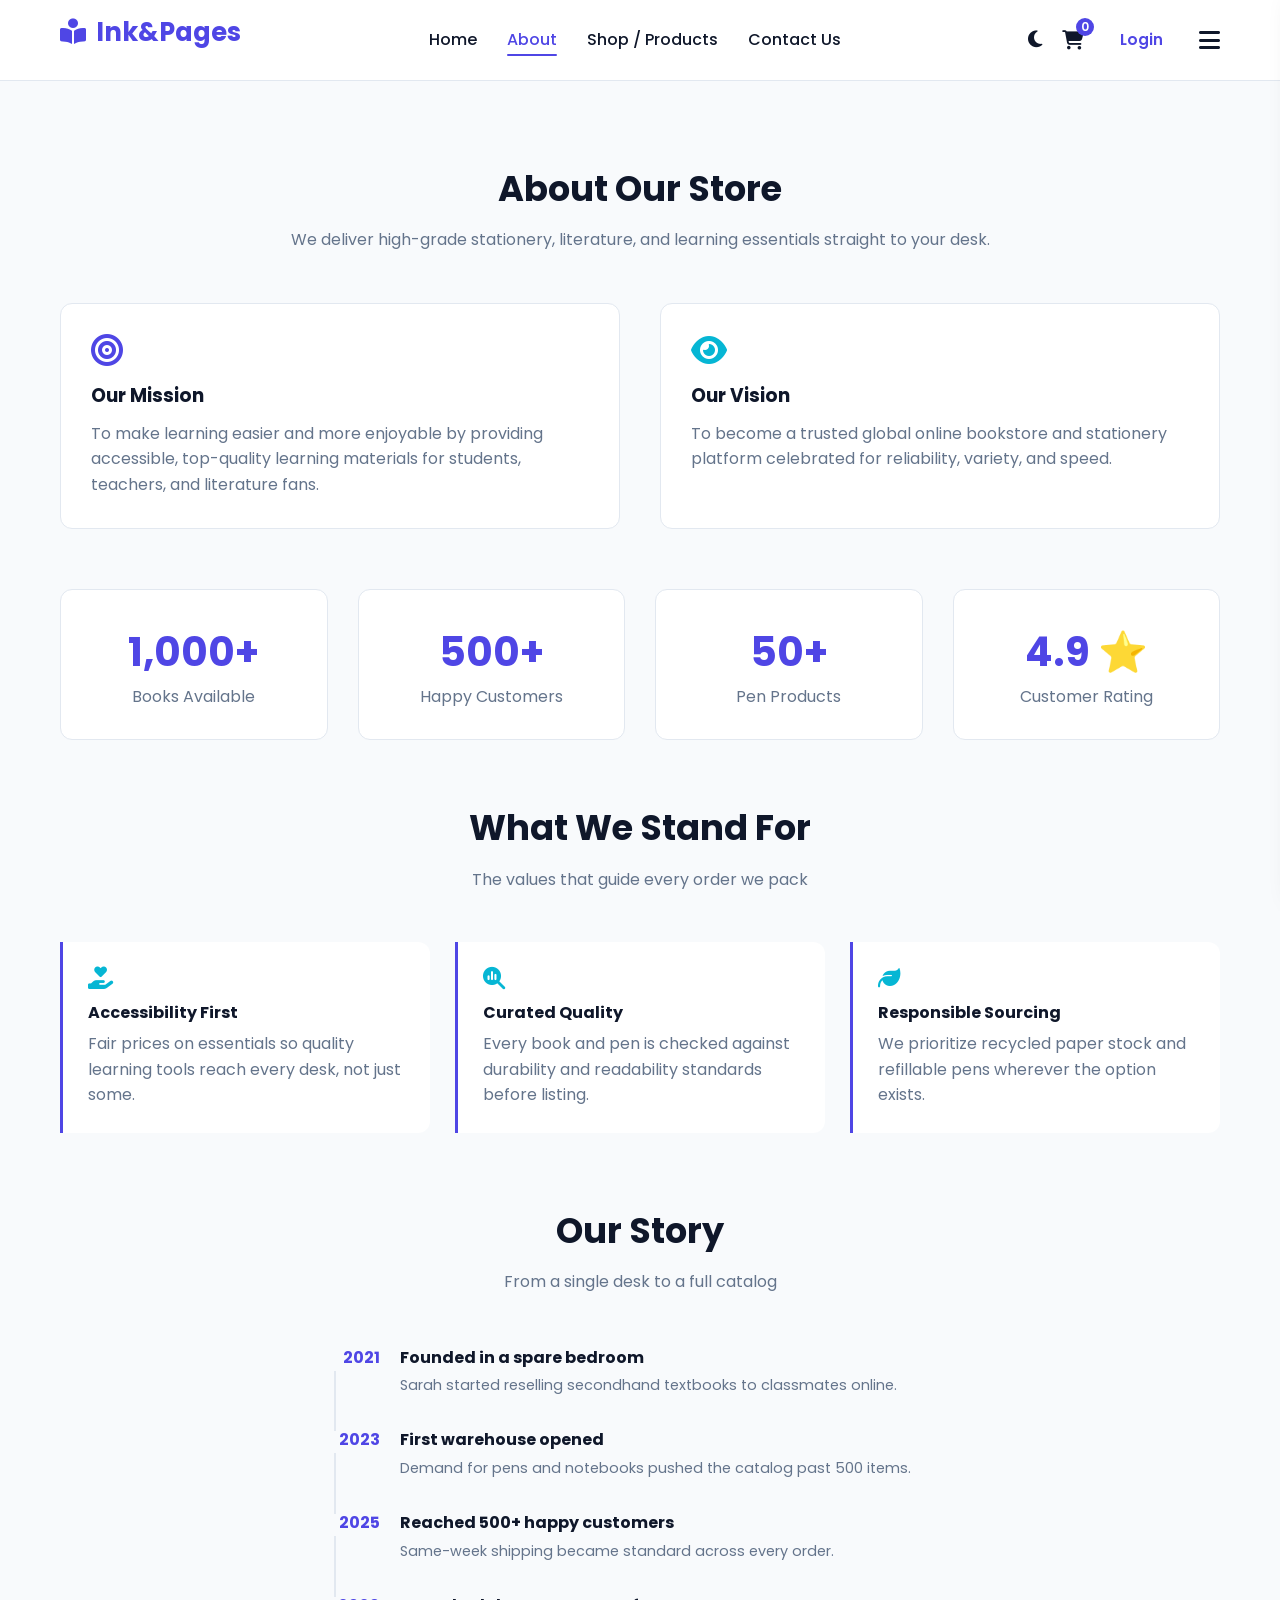
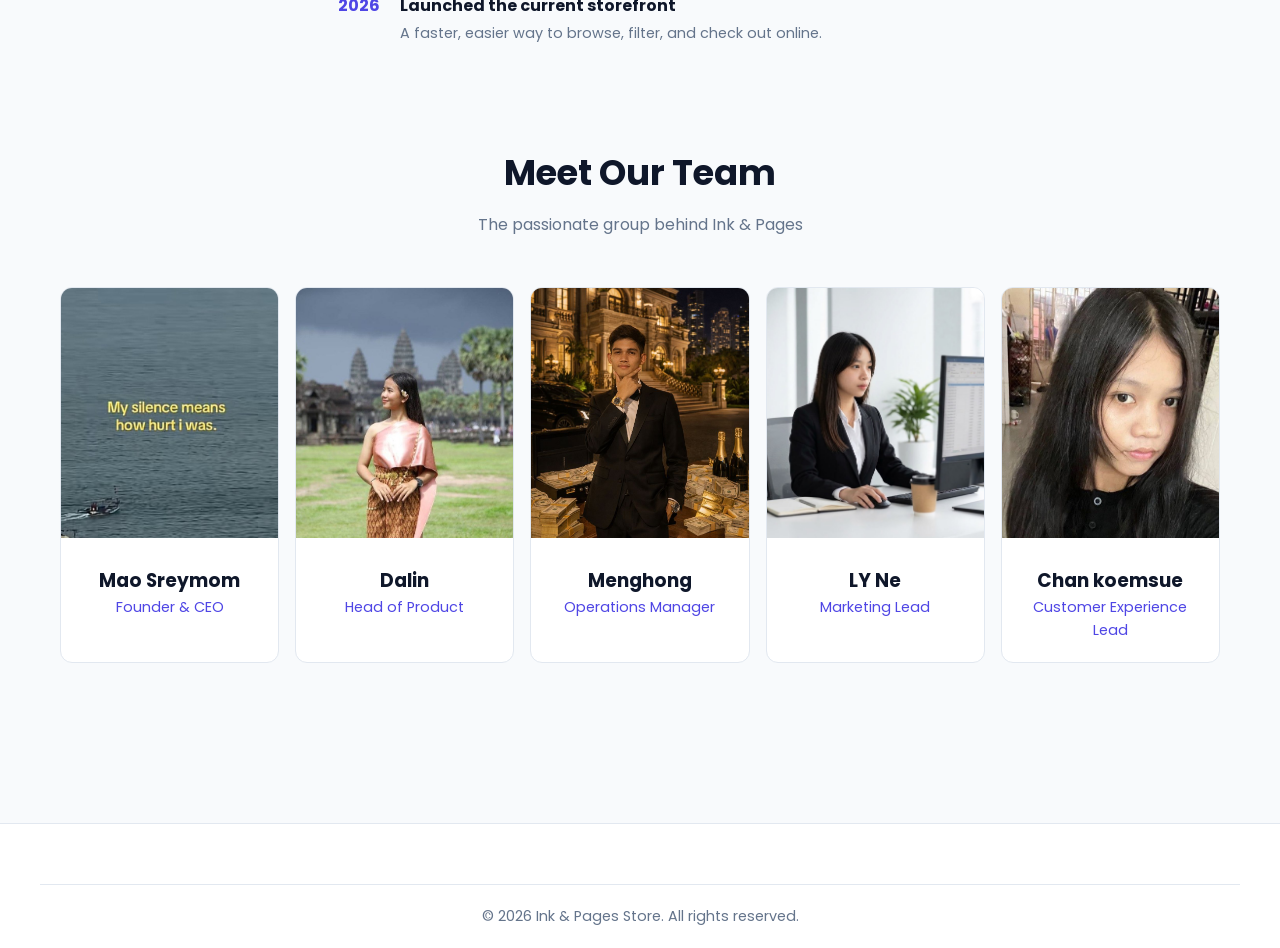
<file: about.html>
<!DOCTYPE html>
<html lang="en">
<head>
  <meta charset="UTF-8">
  <meta name="viewport" content="width=device-width, initial-scale=1.0">
  <title>About Us - Ink & Pages</title>
  <link rel="icon" type="image/svg+xml" href="favicon.svg">
  <link rel="stylesheet" href="css/style.css">
  <link rel="stylesheet" href="https://cdnjs.cloudflare.com/ajax/libs/font-awesome/6.4.0/css/all.min.css">
  <link href="https://fonts.googleapis.com/css2?family=Poppins:wght@300;400;500;600;700&display=swap" rel="stylesheet">
  <style>
    .stats-grid { display: grid; grid-template-columns: repeat(auto-fit, minmax(180px, 1fr)); gap: 30px; text-align: center; margin: 60px 0; }
    .stat-card { background: var(--bg-card); padding: 30px; border-radius: var(--radius); border: 1px solid var(--border); }
    .stat-number { font-size: 2.5rem; font-weight: 700; color: var(--primary); }
    .team-grid { display: grid; grid-template-columns: repeat(5, minmax(0, 1fr)); gap: 16px; }
    .team-card { background: var(--bg-card); border-radius: var(--radius); border: 1px solid var(--border); overflow: hidden; text-align: center; }
    .team-card img { width: 100%; height: 250px; object-fit: cover; }
    .team-info { padding: 20px; }
    .values-grid { display: grid; grid-template-columns: repeat(auto-fit, minmax(220px, 1fr)); gap: 25px; margin-top: 40px; }
    .value-card { padding: 25px; border-left: 3px solid var(--primary); background: var(--bg-card); border-radius: 0 var(--radius) var(--radius) 0; }
    .value-card i { color: var(--secondary); margin-bottom: 10px; font-size: 1.4rem; }
    .timeline { max-width: 700px; margin: 40px auto 0; }
    .timeline-item { display: grid; grid-template-columns: 90px 1fr; gap: 20px; padding-bottom: 30px; position: relative; }
    .timeline-item:not(:last-child)::before { content: ''; position: absolute; left: 44px; top: 26px; bottom: -4px; width: 2px; background: var(--border); }
    @media (max-width: 1000px) { .team-grid { grid-template-columns: repeat(3, minmax(0, 1fr)); } }
    @media (max-width: 650px) { .team-grid { grid-template-columns: repeat(2, minmax(0, 1fr)); } }
    @media (max-width: 430px) { .team-grid { grid-template-columns: 1fr; } }
    .timeline-year { font-weight: 700; color: var(--primary); text-align: right; }
    .timeline-body h4 { margin-bottom: 4px; }
    .timeline-body p { color: var(--text-muted); font-size: 0.9rem; }
  </style>
</head>
<body>

  <header class="header">
    <div class="container navbar">
      <a href="index.html" class="logo"><i class="fa-solid fa-book-open-reader"></i> Ink&Pages</a>
      <ul class="nav-links" id="nav-links">
        <li><a href="index.html">Home</a></li>
        <li><a href="about.html" class="active">About</a></li>
        <li><a href="project.html">Shop / Products</a></li>
        <li><a href="contact.html">Contact Us</a></li>
      </ul>
      <div class="nav-actions">
        <i class="fa-solid fa-moon icon-btn" id="theme-toggle"></i>
        <button class="icon-btn" id="cart-btn"><i class="fa-solid fa-cart-shopping"></i><span class="cart-count" id="cart-count">0</span></button>
        <a href="login.html" class="btn btn-outline" style="padding: 6px 16px;">Login</a>
        <i class="fa-solid fa-bars hamburger" id="hamburger"></i>
      </div>
    </div>
  </header>

  <div class="container">
    <section class="section">
      <div class="section-title">
        <h2>About Our Store</h2>
        <p>We deliver high-grade stationery, literature, and learning essentials straight to your desk.</p>
      </div>

      <div style="display: grid; grid-template-columns: repeat(auto-fit, minmax(300px, 1fr)); gap: 40px; margin-top: 40px;">
        <div style="background: var(--bg-card); padding: 30px; border-radius: var(--radius); border: 1px solid var(--border);">
          <i class="fa-solid fa-bullseye" style="font-size: 2rem; color: var(--primary); margin-bottom: 15px;"></i>
          <h3>Our Mission</h3>
          <p style="color: var(--text-muted); margin-top: 10px;">To make learning easier and more enjoyable by providing accessible, top-quality learning materials for students, teachers, and literature fans.</p>
        </div>
        <div style="background: var(--bg-card); padding: 30px; border-radius: var(--radius); border: 1px solid var(--border);">
          <i class="fa-solid fa-eye" style="font-size: 2rem; color: var(--secondary); margin-bottom: 15px;"></i>
          <h3>Our Vision</h3>
          <p style="color: var(--text-muted); margin-top: 10px;">To become a trusted global online bookstore and stationery platform celebrated for reliability, variety, and speed.</p>
        </div>
      </div>

      <div class="stats-grid">
        <div class="stat-card">
          <div class="stat-number">1,000+</div>
          <p style="color: var(--text-muted);">Books Available</p>
        </div>
        <div class="stat-card">
          <div class="stat-number">500+</div>
          <p style="color: var(--text-muted);">Happy Customers</p>
        </div>
        <div class="stat-card">
          <div class="stat-number">50+</div>
          <p style="color: var(--text-muted);">Pen Products</p>
        </div>
        <div class="stat-card">
          <div class="stat-number">4.9 ⭐</div>
          <p style="color: var(--text-muted);">Customer Rating</p>
        </div>
      </div>

      <div class="section-title">
        <h2>What We Stand For</h2>
        <p>The values that guide every order we pack</p>
      </div>
      <div class="values-grid">
        <div class="value-card">
          <i class="fa-solid fa-hand-holding-heart"></i>
          <h4>Accessibility First</h4>
          <p style="color: var(--text-muted); margin-top: 6px;">Fair prices on essentials so quality learning tools reach every desk, not just some.</p>
        </div>
        <div class="value-card">
          <i class="fa-solid fa-magnifying-glass-chart"></i>
          <h4>Curated Quality</h4>
          <p style="color: var(--text-muted); margin-top: 6px;">Every book and pen is checked against durability and readability standards before listing.</p>
        </div>
        <div class="value-card">
          <i class="fa-solid fa-leaf"></i>
          <h4>Responsible Sourcing</h4>
          <p style="color: var(--text-muted); margin-top: 6px;">We prioritize recycled paper stock and refillable pens wherever the option exists.</p>
        </div>
      </div>

      <div class="section-title" style="margin-top: 70px;">
        <h2>Our Story</h2>
        <p>From a single desk to a full catalog</p>
      </div>
      <div class="timeline">
        <div class="timeline-item">
          <div class="timeline-year">2021</div>
          <div class="timeline-body">
            <h4>Founded in a spare bedroom</h4>
            <p>Sarah started reselling secondhand textbooks to classmates online.</p>
          </div>
        </div>
        <div class="timeline-item">
          <div class="timeline-year">2023</div>
          <div class="timeline-body">
            <h4>First warehouse opened</h4>
            <p>Demand for pens and notebooks pushed the catalog past 500 items.</p>
          </div>
        </div>
        <div class="timeline-item">
          <div class="timeline-year">2025</div>
          <div class="timeline-body">
            <h4>Reached 500+ happy customers</h4>
            <p>Same-week shipping became standard across every order.</p>
          </div>
        </div>
        <div class="timeline-item">
          <div class="timeline-year">2026</div>
          <div class="timeline-body">
            <h4>Launched the current storefront</h4>
            <p>A faster, easier way to browse, filter, and check out online.</p>
          </div>
        </div>
      </div>

      <div class="section-title" style="margin-top: 70px;">
        <h2>Meet Our Team</h2>
        <p>The passionate group behind Ink & Pages</p>
      </div>
      <div class="team-grid">
        <div class="team-card">
          <img src="./imges/sreymom.jpg" alt="Team Member">
          <div class="team-info">
            <h3>Mao Sreymom</h3>
            <p style="color: var(--primary); font-size: 0.9rem;">Founder & CEO</p>
          </div>
        </div>
        <div class="team-card">
          <img src="./imges/dalin.jpg" alt="Team Member">
          <div class="team-info">
            <h3>Dalin</h3>
            <p style="color: var(--primary); font-size: 0.9rem;">Head of Product</p>
          </div>
        </div>
        <div class="team-card">
          <img src="./imges/menghong.jpg" alt="menghong">
          <div class="team-info">
            <h3>Menghong</h3>
            <p style="color: var(--primary); font-size: 0.9rem;">Operations Manager</p>
          </div>
        </div>
        <div class="team-card">
          <img src="./imges/lyne.jpg" alt="Ly Ne">
          <div class="team-info">
            <h3>LY Ne</h3>
            <p style="color: var(--primary); font-size: 0.9rem;">Marketing Lead</p>
          </div>
        </div>
        <div class="team-card">
          <img src="./imges/sur.jpg" alt="Team Member">
          <div class="team-info">
            <h3>Chan koemsue</h3>
            <p style="color: var(--primary); font-size: 0.9rem;">Customer Experience Lead</p>
          </div>
        </div>
      </div>
    </section>
  </div>

  <div class="cart-sidebar" id="cart-sidebar">
    <div class="cart-header">
      <h3>Your Shopping Cart</h3>
      <i class="fa-solid fa-xmark icon-btn" id="close-cart"></i>
    </div>
    <div class="cart-items" id="cart-items"></div>
    <div class="cart-footer">
      <div class="cart-total"><span>Total:</span><span id="cart-total-price">$0.00</span></div>
      <button class="btn btn-primary" style="width: 100%; justify-content: center;">Checkout</button>
    </div>
  </div>
  <div class="overlay" id="overlay"></div>

  <footer>
    <div class="container footer-bottom">&copy; 2026 Ink & Pages Store. All rights reserved.</div>
  </footer>
  <script src="js/script.js"></script>
</body>
</html>
</file>
<file: css/style.css>
/* ==========================================
   BOOK & PEN STORE - MAIN STYLESHEET
   ========================================== */

:root {
  --primary: #4f46e5;
  --primary-hover: #4338ca;
  --secondary: #06b6d4;
  --accent: #f59e0b;
  --bg-main: #f8fafc;
  --bg-card: #ffffff;
  --bg-nav: rgba(255, 255, 255, 0.9);
  --text-main: #0f172a;
  --text-muted: #64748b;
  --border: #e2e8f0;
  --shadow: 0 10px 25px -5px rgba(0, 0, 0, 0.05), 0 8px 10px -6px rgba(0, 0, 0, 0.01);
  --shadow-hover: 0 20px 25px -5px rgba(0, 0, 0, 0.1), 0 8px 10px -6px rgba(0, 0, 0, 0.04);
  --radius: 12px;
  --transition: all 0.3s cubic-bezier(0.4, 0, 0.2, 1);
}

body.dark-mode {
  --bg-main: #0f172a;
  --bg-card: #1e293b;
  --bg-nav: rgba(30, 41, 59, 0.9);
  --text-main: #f8fafc;
  --text-muted: #94a3b8;
  --border: #334155;
  --shadow: 0 10px 25px -5px rgba(0, 0, 0, 0.3);
  --shadow-hover: 0 20px 25px -5px rgba(0, 0, 0, 0.5);
}

* {
  margin: 0;
  padding: 0;
  box-sizing: border-box;
  font-family: 'Poppins', sans-serif;
  scroll-behavior: smooth;
}

body {
  background-color: var(--bg-main);
  color: var(--text-main);
  transition: var(--transition);
  line-height: 1.6;
  overflow-x: hidden;
}

a {
  text-decoration: none;
  color: inherit;
}

ul {
  list-style: none;
}

/* Layout Utilities */
.container {
  max-width: 1200px;
  margin: 0 auto;
  padding: 0 20px;
}

.section {
  padding: 80px 0;
}

.section-title {
  text-align: center;
  margin-bottom: 50px;
}

.section-title h2 {
  font-size: 2.2rem;
  color: var(--text-main);
  margin-bottom: 10px;
}

.section-title p {
  color: var(--text-muted);
}

/* Contact page */
.contact-intro { padding-bottom: 30px; }
.contact-grid { display: grid; grid-template-columns: 0.9fr 1.1fr; gap: 30px; }
.contact-card { background: var(--bg-card); border: 1px solid var(--border); border-radius: var(--radius); padding: 30px; box-shadow: var(--shadow); }
.contact-card h2 { font-size: 1.35rem; margin-bottom: 25px; }
.contact-detail { display: flex; align-items: flex-start; gap: 15px; margin-bottom: 20px; }
.contact-detail i { color: var(--primary); font-size: 1.15rem; width: 22px; margin-top: 4px; }
.contact-detail strong, .contact-detail span { display: block; }
.contact-detail span { color: var(--text-muted); font-size: 0.9rem; margin-top: 3px; }
.contact-map { display: flex; align-items: center; justify-content: center; gap: 8px; min-height: 125px; margin-top: 25px; border: 1px solid var(--border); border-radius: 8px; color: var(--text-muted); background: var(--bg-main); font-size: 0.9rem; }
.contact-map i { color: var(--primary); }
.contact-form { display: flex; flex-direction: column; gap: 18px; }
.contact-form-row { display: grid; grid-template-columns: 1fr 1fr; gap: 18px; }
.contact-form label { color: var(--text-muted); font-size: 0.85rem; font-weight: 500; }
.contact-form input, .contact-form textarea { display: block; width: 100%; margin-top: 7px; padding: 12px 14px; border: 1px solid var(--border); border-radius: var(--radius-sm); background: var(--bg-main); color: var(--text-main); font: inherit; resize: vertical; }
.contact-form input:focus, .contact-form textarea:focus { outline: none; border-color: var(--primary); box-shadow: 0 0 0 3px var(--primary-light); }
.contact-form .btn { justify-content: center; }
.faq-section { padding-top: 30px; }
.faq-list { max-width: 900px; margin: 0 auto; border: 1px solid var(--border); border-radius: var(--radius); overflow: hidden; }
.faq-list details { background: var(--bg-card); border-bottom: 1px solid var(--border); padding: 18px 22px; }
.faq-list details:last-child { border-bottom: 0; }
.faq-list summary { cursor: pointer; font-weight: 600; }
.faq-list summary::marker { color: var(--primary); }
.faq-list p { color: var(--text-muted); margin-top: 12px; font-size: 0.9rem; }

/* Header & Navbar */
.header {
  position: sticky;
  top: 0;
  background: var(--bg-nav);
  backdrop-filter: blur(10px);
  z-index: 1000;
  border-bottom: 1px solid var(--border);
  transition: var(--transition);
}

.navbar {
  display: flex;
  align-items: center;
  justify-content: space-between;
  height: 80px;
}

.logo {
  font-size: 1.6rem;
  font-weight: 700;
  color: var(--primary);
  display: flex;
  align-items: center;
  gap: 10px;
}

.nav-links {
  display: flex;
  gap: 30px;
}

.nav-links a {
  font-weight: 500;
  color: var(--text-main);
  transition: var(--transition);
  position: relative;
}

.nav-links a:hover, .nav-links a.active {
  color: var(--primary);
}

.nav-links a.active::after {
  content: '';
  position: absolute;
  bottom: -5px;
  left: 0;
  width: 100%;
  height: 2px;
  background: var(--primary);
  border-radius: 2px;
}

.nav-actions {
  display: flex;
  align-items: center;
  gap: 20px;
}

.icon-btn {
  background: none;
  border: none;
  font-size: 1.2rem;
  color: var(--text-main);
  cursor: pointer;
  position: relative;
  transition: var(--transition);
}

.icon-btn:hover {
  color: var(--primary);
}

.cart-count {
  position: absolute;
  top: -8px;
  right: -10px;
  background: var(--primary);
  color: white;
  font-size: 0.75rem;
  width: 18px;
  height: 18px;
  border-radius: 50%;
  display: flex;
  align-items: center;
  justify-content: center;
  font-weight: 600;
}

.btn {
  display: inline-flex;
  align-items: center;
  gap: 8px;
  padding: 10px 24px;
  border-radius: var(--radius);
  font-weight: 600;
  cursor: pointer;
  border: none;
  transition: var(--transition);
}

.btn-primary {
  background: var(--primary);
  color: white;
}

.btn-primary:hover {
  background: var(--primary-hover);
  transform: translateY(-2px);
}

.btn-outline {
  border: 2px solid var(--primary);
  color: var(--primary);
  background: transparent;
}

.btn-outline:hover {
  background: var(--primary);
  color: white;
}

.hamburger {
  display: none;
  font-size: 1.5rem;
  cursor: pointer;
}

/* Cards */
.product-grid {
  display: grid;
  grid-template-columns: repeat(auto-fit, minmax(260px, 1fr));
  gap: 30px;
}

.product-card {
  background: var(--bg-card);
  border: 1px solid var(--border);
  border-radius: var(--radius);
  padding: 20px;
  box-shadow: var(--shadow);
  transition: var(--transition);
  position: relative;
  display: flex;
  flex-direction: column;
}

.product-card:hover {
  transform: translateY(-5px);
  box-shadow: var(--shadow-hover);
}

.product-img-box {
  position: relative;
  overflow: hidden;
  border-radius: 8px;
  height: 200px;
  background: #f1f5f9;
  display: flex;
  align-items: center;
  justify-content: center;
  margin-bottom: 15px;
}

.product-img-box img {
  max-height: 80%;
  max-width: 80%;
  object-fit: contain;
  transition: var(--transition);
}

.product-card:hover .product-img-box img {
  transform: scale(1.05);
}

.card-actions {
  position: absolute;
  top: 10px;
  right: -50px;
  display: flex;
  flex-direction: column;
  gap: 10px;
  transition: var(--transition);
}

.product-card:hover .card-actions {
  right: 10px;
}

.action-btn {
  width: 35px;
  height: 35px;
  border-radius: 50%;
  background: white;
  border: 1px solid var(--border);
  color: var(--text-main);
  display: flex;
  align-items: center;
  justify-content: center;
  cursor: pointer;
  box-shadow: var(--shadow);
  transition: var(--transition);
}

.action-btn:hover {
  background: var(--primary);
  color: white;
}

.product-info {
  display: flex;
  flex-direction: column;
  flex-grow: 1;
}

.product-category {
  font-size: 0.8rem;
  color: var(--text-muted);
  text-transform: uppercase;
  letter-spacing: 1px;
}

.product-title {
  font-size: 1.1rem;
  margin: 5px 0;
  color: var(--text-main);
}

.rating {
  color: var(--accent);
  font-size: 0.85rem;
  margin-bottom: 10px;
}

.price-box {
  display: flex;
  align-items: center;
  gap: 10px;
  margin-top: auto;
  margin-bottom: 15px;
}

.price {
  font-size: 1.2rem;
  font-weight: 700;
  color: var(--primary);
}

.old-price {
  font-size: 0.9rem;
  color: var(--text-muted);
  text-decoration: line-through;
}

/* Modals & Sidebar */
.cart-sidebar {
  position: fixed;
  top: 0;
  right: -400px;
  width: 380px;
  height: 100vh;
  background: var(--bg-card);
  box-shadow: -5px 0 25px rgba(0,0,0,0.15);
  z-index: 1001;
  transition: var(--transition);
  padding: 25px;
  display: flex;
  flex-direction: column;
}

.cart-sidebar.active {
  right: 0;
}

.cart-header {
  display: flex;
  justify-content: space-between;
  align-items: center;
  padding-bottom: 20px;
  border-bottom: 1px solid var(--border);
}

.cart-items {
  flex-grow: 1;
  overflow-y: auto;
  padding: 20px 0;
}

.cart-item {
  display: flex;
  gap: 15px;
  margin-bottom: 20px;
  align-items: center;
}

.cart-item img {
  width: 60px;
  height: 60px;
  object-fit: cover;
  border-radius: 8px;
}

.cart-item-details h4 {
  font-size: 0.95rem;
}

.cart-item-details p {
  color: var(--primary);
  font-weight: 600;
}

.qty-btn {
  padding: 2px 8px;
  background: var(--border);
  border: none;
  cursor: pointer;
  border-radius: 4px;
}

.cart-footer {
  border-top: 1px solid var(--border);
  padding-top: 20px;
}

.cart-total {
  display: flex;
  justify-content: space-between;
  font-size: 1.2rem;
  font-weight: 700;
  margin-bottom: 15px;
}

.overlay {
  position: fixed;
  top: 0;
  left: 0;
  width: 100%;
  height: 100%;
  background: rgba(0, 0, 0, 0.5);
  z-index: 1000;
  opacity: 0;
  pointer-events: none;
  transition: var(--transition);
}

.overlay.active {
  opacity: 1;
  pointer-events: all;
}

/* Toast Notifications */
.toast-container {
  position: fixed;
  bottom: 20px;
  right: 20px;
  z-index: 1002;
  display: flex;
  flex-direction: column;
  gap: 10px;
}

.toast {
  background: var(--bg-card);
  color: var(--text-main);
  border-left: 4px solid var(--primary);
  padding: 15px 20px;
  border-radius: 6px;
  box-shadow: var(--shadow-hover);
  display: flex;
  align-items: center;
  gap: 10px;
  animation: slideIn 0.3s ease;
}

@keyframes slideIn {
  from { transform: translateX(100%); }
  to { transform: translateX(0); }
}

/* Footer */
footer {
  background: var(--bg-card);
  border-top: 1px solid var(--border);
  padding: 60px 0 20px;
  margin-top: 80px;
}

.footer-grid {
  display: grid;
  grid-template-columns: repeat(auto-fit, minmax(200px, 1fr));
  gap: 40px;
  margin-bottom: 40px;
}

.footer-col h3 {
  margin-bottom: 20px;
  font-size: 1.2rem;
}

.footer-col ul li {
  margin-bottom: 10px;
}

.footer-col ul li a {
  color: var(--text-muted);
  transition: var(--transition);
}

.footer-col ul li a:hover {
  color: var(--primary);
}

.footer-bottom {
  text-align: center;
  padding-top: 20px;
  border-top: 1px solid var(--border);
  color: var(--text-muted);
  font-size: 0.9rem;
}

/* Back to top button */
.back-to-top {
  position: fixed;
  bottom: 30px;
  left: 30px;
  width: 45px;
  height: 45px;
  border-radius: 50%;
  background: var(--primary);
  color: white;
  display: flex;
  align-items: center;
  justify-content: center;
  cursor: pointer;
  opacity: 0;
  pointer-events: none;
  transition: var(--transition);
  z-index: 999;
}

.back-to-top.active {
  opacity: 1;
  pointer-events: all;
}

/* Media Queries */
@media (max-width: 768px) {
  .hamburger {
    display: block;
  }
  .nav-links {
    position: fixed;
    top: 80px;
    left: -100%;
    width: 100%;
    height: calc(100vh - 80px);
    background: var(--bg-card);
    flex-direction: column;
    align-items: center;
    padding: 40px 0;
    transition: var(--transition);
  }
  .nav-links.active {
    left: 0;
  }
  .cart-sidebar {
    width: 100%;
    right: -100%;
  }
  .contact-grid, .contact-form-row { grid-template-columns: 1fr; }
  .contact-card { padding: 22px; }
}







/* login */
/* --- Container & Background Layout --- */
.auth-container {
  min-height: 100vh;
  display: flex;
  align-items: center;
  justify-content: center;
  padding: 24px;
  position: relative;
  background: 
    linear-gradient(135deg, rgba(11, 17, 32, 0.85), rgba(15, 23, 42, 0.75)),
    url('https://images.unsplash.com/photo-1507842217343-583bb7270b66?auto=format&fit=crop&w=1920&q=80') center/cover no-repeat fixed;
}

/* --- Floating Book Particle Animations --- */
.floating-decorations {
  position: absolute;
  inset: 0;
  pointer-events: none;
  overflow: hidden;
  z-index: 1;
}

.floating-book {
  position: absolute;
  color: var(--primary);
  opacity: 0.15;
  font-size: 2rem;
  animation: float 12s ease-in-out infinite;
}

.float-1 { top: 12%; left: 10%; animation-delay: 0s; font-size: 2.5rem; }
.float-2 { top: 70%; left: 8%; animation-delay: 3s; font-size: 1.8rem; }
.float-3 { top: 20%; right: 12%; animation-delay: 6s; font-size: 2.2rem; }
.float-4 { top: 75%; right: 10%; animation-delay: 9s; font-size: 2rem; }

@keyframes float {
  0%, 100% { transform: translateY(0) rotate(0deg); }
  50% { transform: translateY(-20px) rotate(8deg); }
}

/* --- Auth Glassmorphism Card --- */
.auth-card {
  position: relative;
  z-index: 2;
  width: 100%;
  max-width: 440px;
  background: var(--bg-card);
  backdrop-filter: blur(16px);
  -webkit-backdrop-filter: blur(16px);
  border: 1px solid var(--border);
  border-radius: var(--radius);
  padding: 40px 32px;
  box-shadow: var(--shadow-hover);
  animation: cardEntrance 0.7s cubic-bezier(0.16, 1, 0.3, 1) forwards;
}

@keyframes cardEntrance {
  from { opacity: 0; transform: translateY(30px) scale(0.98); }
  to { opacity: 1; transform: translateY(0) scale(1); }
}

/* --- Header & Branding --- */
.auth-header {
  text-align: center;
  margin-bottom: 28px;
}

.logo {
  display: inline-flex;
  align-items: center;
  gap: 10px;
  font-size: 1.6rem;
  font-weight: 700;
  color: var(--primary);
  text-decoration: none;
  margin-bottom: 16px;
  transition: var(--transition);
}

.logo:hover {
  transform: scale(1.03);
}

.auth-header h1 {
  font-size: 1.75rem;
  font-weight: 600;
  margin-bottom: 6px;
  color: var(--text-main);
}

.subtitle {
  color: var(--text-muted);
  font-size: 0.875rem;
}

/* --- Form Groups & Input Fields --- */
.form-group {
  margin-bottom: 20px;
}

.form-group label {
  display: block;
  font-size: 0.85rem;
  font-weight: 500;
  margin-bottom: 6px;
  color: var(--text-main);
}

.input-wrapper {
  position: relative;
  display: flex;
  align-items: center;
}

.input-icon {
  position: absolute;
  left: 14px;
  color: var(--text-muted);
  font-size: 0.95rem;
  transition: var(--transition);
  pointer-events: none;
}

.form-control {
  width: 100%;
  padding: 12px 14px 12px 40px;
  border-radius: var(--radius-sm);
  border: 1px solid var(--border);
  background: var(--bg-input);
  color: var(--text-main);
  font-family: inherit;
  font-size: 0.925rem;
  transition: var(--transition);
}

.password-input {
  padding-right: 42px;
}

.form-control:focus {
  outline: none;
  border-color: var(--border-focus);
  background: rgba(30, 41, 59, 0.9);
  box-shadow: 0 0 0 4px var(--primary-light);
}

.form-control:focus + .input-icon,
.input-wrapper:focus-within .input-icon {
  color: var(--primary);
}

/* Validation Error Styles */
.form-group.has-error .form-control {
  border-color: var(--danger);
  background: var(--danger-light);
}

.error-message {
  display: block;
  font-size: 0.775rem;
  color: var(--danger);
  margin-top: 5px;
  min-height: 18px;
}

/* Password Toggle Icon Button */
.pass-toggle {
  position: absolute;
  right: 12px;
  background: none;
  border: none;
  color: var(--text-muted);
  cursor: pointer;
  padding: 4px;
  font-size: 0.95rem;
  transition: var(--transition);
}

.pass-toggle:hover, .pass-toggle:focus-visible {
  color: var(--primary);
  outline: none;
}

/* --- Auth Options (Remember Me & Forgot Password) --- */
.auth-options {
  display: flex;
  align-items: center;
  justify-content: space-between;
  font-size: 0.85rem;
  margin-bottom: 24px;
}

.remember-me {
  display: flex;
  align-items: center;
  gap: 8px;
  cursor: pointer;
  color: var(--text-muted);
  user-select: none;
}

.remember-me input[type="checkbox"] {
  accent-color: var(--primary);
  width: 16px;
  height: 16px;
  cursor: pointer;
}

.forgot-link {
  background: none;
  border: none;
  color: var(--primary);
  font-size: 0.85rem;
  font-weight: 500;
  cursor: pointer;
  text-decoration: none;
  transition: var(--transition);
}

.forgot-link:hover {
  text-decoration: underline;
  color: var(--primary-hover);
}

/* --- Buttons --- */
.btn {
  display: inline-flex;
  align-items: center;
  justify-content: center;
  gap: 10px;
  padding: 12px 20px;
  border-radius: var(--radius-sm);
  font-size: 0.95rem;
  font-weight: 600;
  cursor: pointer;
  border: none;
  transition: var(--transition);
}

.btn-primary {
  background-color: var(--primary);
  color: var(--text-inverse);
  width: 100%;
}

.btn-primary:hover {
  background-color: var(--primary-hover);
  transform: translateY(-2px);
  box-shadow: 0 8px 20px rgba(201, 138, 44, 0.3);
}

.btn-primary:active {
  transform: translateY(0);
}

.btn:disabled {
  opacity: 0.7;
  cursor: not-allowed;
  transform: none !important;
}

/* --- Divider --- */
.divider {
  display: flex;
  align-items: center;
  text-align: center;
  margin: 24px 0;
  color: var(--text-muted);
  font-size: 0.75rem;
  font-weight: 600;
  letter-spacing: 1px;
}

.divider::before, .divider::after {
  content: '';
  flex: 1;
  border-bottom: 1px solid var(--border);
}

.divider span {
  padding: 0 12px;
}

/* --- Social Login --- */
.social-login {
  display: flex;
  gap: 12px;
  margin-bottom: 24px;
}

.social-btn {
  flex: 1;
  display: inline-flex;
  align-items: center;
  justify-content: center;
  gap: 8px;
  padding: 10px 14px;
  border-radius: var(--radius-sm);
  border: 1px solid var(--border);
  background: var(--bg-input);
  color: var(--text-main);
  font-family: inherit;
  font-size: 0.875rem;
  font-weight: 500;
  cursor: pointer;
  transition: var(--transition);
}

.social-btn:hover {
  background: rgba(255, 255, 255, 0.1);
  border-color: rgba(255, 255, 255, 0.25);
  transform: translateY(-2px);
}

/* --- Footer Link --- */
.auth-footer {
  text-align: center;
  font-size: 0.875rem;
  color: var(--text-muted);
}

.register-link {
  color: var(--primary);
  font-weight: 600;
  text-decoration: none;
  transition: var(--transition);
}

.register-link:hover {
  text-decoration: underline;
  color: var(--primary-hover);
}

/* --- Forgot Password Modal --- */
.modal-overlay {
  position: fixed;
  inset: 0;
  background: rgba(11, 17, 32, 0.8);
  backdrop-filter: blur(8px);
  display: flex;
  align-items: center;
  justify-content: center;
  padding: 20px;
  z-index: 1000;
  opacity: 0;
  visibility: hidden;
  transition: var(--transition);
}

.modal-overlay:not([hidden]) {
  opacity: 1;
  visibility: visible;
}

.modal-card {
  position: relative;
  width: 100%;
  max-width: 400px;
  background: var(--bg-modal);
  border: 1px solid var(--border);
  border-radius: var(--radius);
  padding: 32px 28px;
  box-shadow: var(--shadow-hover);
  transform: scale(0.92);
  transition: var(--transition);
}

.modal-overlay:not([hidden]) .modal-card {
  transform: scale(1);
}

.modal-close {
  position: absolute;
  top: 16px;
  right: 18px;
  background: none;
  border: none;
  color: var(--text-muted);
  font-size: 1.5rem;
  cursor: pointer;
  transition: var(--transition);
}

.modal-close:hover {
  color: var(--text-main);
}

.modal-header {
  text-align: center;
  margin-bottom: 20px;
}

.modal-icon {
  width: 48px;
  height: 48px;
  background: var(--primary-light);
  color: var(--primary);
  border-radius: 50%;
  display: flex;
  align-items: center;
  justify-content: center;
  margin: 0 auto 12px;
  font-size: 1.25rem;
}

.modal-header h2 {
  font-size: 1.35rem;
  margin-bottom: 6px;
}

.modal-header p {
  font-size: 0.825rem;
  color: var(--text-muted);
}

/* --- Toast Notification System --- */
.toast-container {
  position: fixed;
  bottom: 24px;
  right: 24px;
  display: flex;
  flex-direction: column;
  gap: 10px;
  z-index: 1100;
}

.toast {
  display: flex;
  align-items: center;
  gap: 12px;
  padding: 12px 18px;
  border-radius: var(--radius-sm);
  background: var(--bg-modal);
  color: var(--text-main);
  border-left: 4px solid var(--primary);
  box-shadow: 0 10px 25px rgba(0,0,0,0.4);
  font-size: 0.875rem;
  animation: toastIn 0.3s cubic-bezier(0.16, 1, 0.3, 1) forwards;
}

.toast.toast-success { border-left-color: var(--success); }
.toast.toast-error { border-left-color: var(--danger); }

@keyframes toastIn {
  from { opacity: 0; transform: translateX(100%); }
  to { opacity: 1; transform: translateX(0); }
}

@keyframes toastOut {
  from { opacity: 1; transform: translateX(0); }
  to { opacity: 0; transform: translateX(100%); }
}

/* --- Accessibility & Focus Styles --- */
a:focus-visible, button:focus-visible, input:focus-visible {
  outline: 2px solid var(--primary);
  outline-offset: 2px;
}

/* Reduced Motion Preference */
@media (prefers-reduced-motion: reduce) {
  *, ::before, ::after {
    animation-duration: 0.01ms !important;
    animation-iteration-count: 1 !important;
    transition-duration: 0.01ms !important;
    scroll-behavior: auto !important;
  }
}

/* --- Responsive Layout --- */
@media (max-width: 480px) {
  .auth-card {
    padding: 28px 20px;
  }
  .social-login {
    flex-direction: column;
  }
  .toast-container {
    left: 16px;
    right: 16px;
    bottom: 16px;
  }
}
</file>
